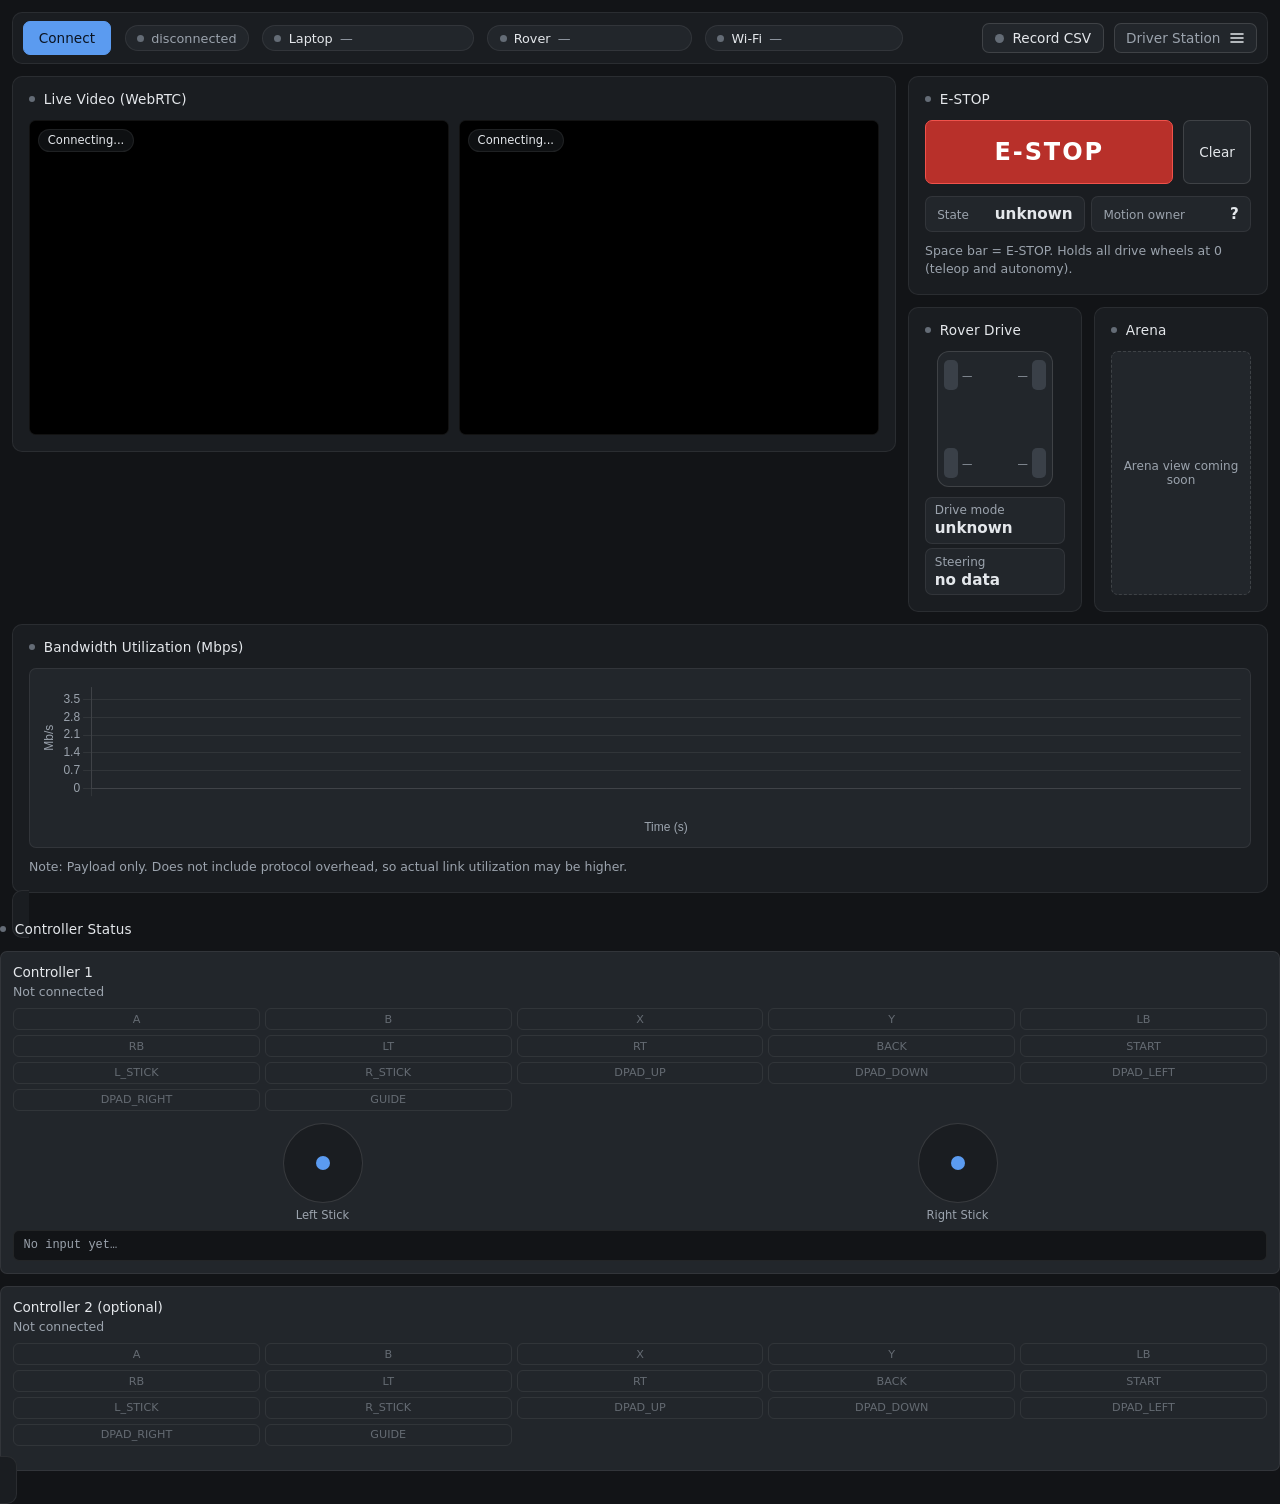
<file: Laptop-Dashboard/web/index.html>
<!doctype html>
<html lang="en">
  <head>
    <meta charset="utf-8">
    <title>Driver Station</title>
    <link rel="stylesheet" href="style.css">
  </head>
  <body>
    <connection-bar></connection-bar>

    <div class="page" data-page="driver">
      <div class="dashboard-layout">
        <section class="top-row">
          <video-panel></video-panel>
          <div class="side-stack">
            <estop-panel></estop-panel>
            <div class="mini-row">
              <rover-visual-panel></rover-visual-panel>
              <arena-panel></arena-panel>
            </div>
          </div>
        </section>

        <main class="bottom-row">
          <bandwidth-panel></bandwidth-panel>
        </main>
      </div>

      <controller-panel></controller-panel>
    </div>

    <div class="page" data-page="diagnostics" hidden>
      <section class="diag-summary">
        <div class="stat"><span class="stat-label">Drivetrain power</span><span id="drive-power">—</span></div>
        <div class="stat"><span class="stat-label">Drive bus voltage</span><span id="drive-bus-voltage">—</span></div>
        <div class="stat" title="Total rotor mechanical power ÷ total battery-side power"><span class="stat-label">Drive efficiency</span><span id="drive-efficiency">—</span></div>
        <div class="stat"><span class="stat-label">Jetson power</span><span id="jetson-power">—</span></div>
        <div class="stat"><span class="stat-label">Jetson input voltage</span><span id="jetson-input-voltage">—</span></div>
      </section>

      <section class="diag-charts">
        <power-chart source="motors"></power-chart>
        <power-chart source="efficiency"></power-chart>
        <power-chart source="jetson"></power-chart>
      </section>

      <div class="wheel-row">
        <wheel-card wheel="fl" label="Front Left"></wheel-card>
        <wheel-card wheel="fr" label="Front Right"></wheel-card>
        <wheel-card wheel="rl" label="Rear Left"></wheel-card>
        <wheel-card wheel="rr" label="Rear Right"></wheel-card>
      </div>

      <div class="faults-panel">
        <h3>Kraken Fault Lookup</h3>
        <table class="fault-table">
          <thead>
            <tr>
              <th>Motor</th>
              <th>Fault</th>
              <th>Status</th>
            </tr>
          </thead>
          <tbody id="fault_table_body"></tbody>
        </table>
      </div>
    </div>

    <script src="components/chart.js"></script>
    <script type="module" src="main.js"></script>
  </body>
</html>
</file>
<file: Laptop-Dashboard/web/style.css>
/* ------------------------------------------------------------
   Theme tokens
   Follows high-performance HMI conventions (ISA-101):
   neutral gray base, off-white text, and color reserved for
   meaning -- blue = interactive, green = healthy link/state,
   amber = caution, red = alarm. Normal values stay neutral.
   ------------------------------------------------------------ */
:root {
  --bg: #121417;

  --surface: #1a1d21;                  /* cards */
  --surface-2: #22262b;                /* inset tiles, buttons */
  --surface-3: #2b3036;                /* hover */
  --border: rgba(255, 255, 255, 0.07);
  --border-strong: rgba(255, 255, 255, 0.13);

  --text: #e4e7eb;
  --text-muted: #9ba3ad;
  --text-faint: #646c76;

  --accent: #5b9bf0;
  --accent-bright: #7fb2f5;
  --accent-dim: rgba(91, 155, 240, 0.16);
  --ok: #4fbf7f;
  --warn: #f0b03f;
  --danger: #f0524b;
  --idle: #3a4048;

  --radius: 10px;
  --radius-sm: 7px;
}

* { box-sizing: border-box; }

body {
  margin: 0;
  font-family: "Inter", "Manrope", system-ui, -apple-system, BlinkMacSystemFont, "Segoe UI", sans-serif;
  font-size: 14px;
  color: var(--text);
  background: var(--bg);
}

strong { font-weight: 600; }

/* ------------------------------------------------------------
   Layout
   ------------------------------------------------------------ */
.dashboard-layout { display:grid; grid-template-rows: auto auto; }
/* Videos take their native width (shrinking only if the screen is too narrow);
   the side stack gets the rest. */
.top-row {
  display: grid;
  gap: 0.75rem;
  padding: 0.75rem 0.75rem 0;
  grid-template-columns: minmax(0, max-content) minmax(360px, 1fr);
  align-items: start;
}
.side-stack { display: flex; flex-direction: column; gap: 0.75rem; min-width: 0; }
.mini-row { display: grid; grid-template-columns: 1fr 1fr; gap: 0.75rem; }
.mini-row > * { display: flex; flex-direction: column; min-width: 0; }

/* Compact label-over-value tiles in the small cards */
.mini-row .stat { flex-direction: column; align-items: flex-start; gap: 0.1rem; padding: 0.35rem 0.55rem; }
.mini-row .stat-list { gap: 0.3rem; }
estop-panel .stat-list { display: grid; grid-template-columns: 1fr 1fr; }
.bottom-row { display:grid; gap:0.75rem; padding:0.75rem; grid-template-columns: repeat(auto-fit, minmax(320px, 1fr)); }

/* ------------------------------------------------------------
   Cards / panels
   ------------------------------------------------------------ */
.card,
.panel,
.faults-panel {
  background: var(--surface);
  border: 1px solid var(--border);
  border-radius: var(--radius);
  padding: 0.85rem 1rem 1rem;
}

.panel,
.faults-panel { margin: 0 0.75rem 0.75rem; }

/* Card titles: small, quiet label with a lime marker */
.card h3,
.panel h2,
.faults-panel h3 {
  display: flex;
  align-items: center;
  gap: 0.55rem;
  margin: 0 0 0.85rem;
  font-size: 0.85rem;
  font-weight: 500;
  letter-spacing: 0.01em;
  color: var(--text);
}

.card h3::before,
.panel h2::before,
.faults-panel h3::before,
.wheel-card h3::before {
  content: "";
  flex: none;
  width: 6px;
  height: 6px;
  border-radius: 50%;
  background: var(--text-faint);
}

.note,
.hint {
  color: var(--text-muted);
  font-size: 0.78rem;
  line-height: 1.45;
  margin: 0.6rem 0 0;
}

/* Label / value tiles, like the "Data Overview" rows */
.stat-list {
  display: flex;
  flex-direction: column;
  gap: 0.4rem;
}

.stat {
  display: flex;
  align-items: baseline;
  justify-content: space-between;
  gap: 0.75rem;
  padding: 0.5rem 0.7rem;
  background: var(--surface-2);
  border: 1px solid var(--border);
  border-radius: var(--radius-sm);
}

.stat-label {
  font-size: 0.75rem;
  color: var(--text-muted);
  white-space: nowrap;
}

.stat > span:not(.stat-label),
.stat > strong {
  font-size: 0.95rem;
  font-weight: 600;
  color: var(--text);
  font-variant-numeric: tabular-nums;
  text-align: right;
}

/* ------------------------------------------------------------
   Connection bar
   ------------------------------------------------------------ */
.bar {
  display: flex;
  flex-wrap: wrap;   /* narrow windows: record/menu buttons drop to a second line */
  gap: 0.85rem;
  align-items: center;
  margin: 0.75rem 0.75rem 0;
  padding: 0.5rem 0.6rem;
  background: var(--surface);
  border: 1px solid var(--border);
  border-radius: var(--radius);
}

/* Status pills; data-state = off | ok | warn | bad */
.pill {
  display: inline-flex;
  align-items: center;
  gap: 0.45rem;
  padding: 0.3rem 0.7rem;
  font-size: 0.8rem;
  white-space: nowrap;
  color: var(--text-muted);
  background: var(--surface-2);
  border: 1px solid var(--border);
  border-radius: 999px;
}

.pill::before {
  content: "";
  flex: none;
  width: 7px;
  height: 7px;
  border-radius: 50%;
  background: var(--text-faint);
}

.pill[data-state="ok"]::before { background: var(--ok); }
.pill[data-state="warn"]::before { background: var(--warn); }
.pill[data-state="bad"] { color: var(--danger); border-color: rgba(240, 82, 75, 0.5); }
.pill[data-state="bad"]::before { background: var(--danger); }

#connStatus[data-state="ok"] { color: var(--text); border-color: rgba(79, 191, 127, 0.4); }

/* Heartbeat link monitors */
.link-name { font-weight: 500; color: var(--text); }
.pill[data-state="bad"] .link-name { color: inherit; }
.link-detail { min-width: 9.5em; font-variant-numeric: tabular-nums; }

/* Connection bar alerts (non-blocking replacement for window.alert) */
#alertMsg { margin-left: auto; font-size: 0.85rem; padding-right: 0.4rem; }
.alert-info { color: var(--accent-bright); }
.alert-warn { color: var(--warn); }
.alert-error { color: var(--danger); font-weight: 600; }

/* ------------------------------------------------------------
   Page menu (hamburger, right end of the connection bar)
   ------------------------------------------------------------ */
page-menu { position: relative; flex: none; }

.menu-button {
  display: inline-flex;
  align-items: center;
  gap: 0.55rem;
  padding: 0.4rem 0.7rem;
}
.menu-current { color: var(--text-muted); }
.menu-icon { display: block; }

.menu-list {
  position: absolute;
  top: calc(100% + 6px);
  right: 0;
  z-index: 20;
  display: flex;
  flex-direction: column;
  min-width: 180px;
  padding: 0.3rem;
  background: var(--surface-2);
  border: 1px solid var(--border-strong);
  border-radius: var(--radius-sm);
  box-shadow: 0 8px 24px rgba(0, 0, 0, 0.45);
}
.menu-list[hidden] { display: none; }

.menu-list a {
  padding: 0.5rem 0.7rem;
  font-size: 0.85rem;
  color: var(--text);
  text-decoration: none;
  border-radius: 5px;
}
.menu-list a:hover { background: var(--surface-3); }
.menu-list a:focus-visible { outline: none; box-shadow: 0 0 0 1px var(--accent); }
.menu-list a[aria-current="page"] { color: var(--accent-bright); background: var(--accent-dim); }

/* ------------------------------------------------------------
   CSV record button (connection bar)
   ------------------------------------------------------------ */
record-button { flex: none; }

/* Record + page menu stay together at the right, even when the bar wraps */
.bar-actions { display: flex; align-items: center; gap: 0.6rem; margin-left: auto; }

.rec-button {
  display: inline-flex;
  align-items: center;
  gap: 0.5rem;
  padding: 0.4rem 0.75rem;
  font-variant-numeric: tabular-nums;
}

.rec-dot {
  width: 9px;
  height: 9px;
  border-radius: 50%;
  background: var(--text-faint);
}

.rec-button[data-state="recording"] {
  color: var(--text);
  border-color: rgba(240, 82, 75, 0.6);
  background: rgba(240, 82, 75, 0.12);
}
.rec-button[data-state="recording"] .rec-dot {
  background: var(--danger);
  animation: rec-pulse 1.2s ease-in-out infinite;
}

@keyframes rec-pulse { 50% { opacity: 0.35; } }

/* ------------------------------------------------------------
   Diagnostics page
   ------------------------------------------------------------ */
.diag-summary {
  display: grid;
  grid-template-columns: repeat(5, 1fr);
  gap: 0.75rem;
  padding: 0.75rem;
}

.diag-charts {
  display: grid;
  grid-template-columns: repeat(3, minmax(0, 1fr));
  gap: 0.75rem;
  padding: 0 0.75rem 0.75rem;
}

.power-chart-wrap {
  position: relative;
  height: 240px;
  padding: 0.5rem;
  background: var(--surface-2);
  border: 1px solid var(--border);
  border-radius: var(--radius-sm);
}

@media (max-width: 1300px) {
  .diag-summary { grid-template-columns: repeat(3, 1fr); }
  .diag-charts { grid-template-columns: repeat(2, minmax(0, 1fr)); }
}

@media (max-width: 900px) {
  .diag-summary { grid-template-columns: repeat(2, 1fr); }
  .diag-charts { grid-template-columns: 1fr; }
  .wheel-row { grid-template-columns: repeat(2, 1fr); }
}

/* ------------------------------------------------------------
   Controls
   ------------------------------------------------------------ */
button {
  padding: 0.5rem 0.95rem;
  font: inherit;
  font-size: 0.85rem;
  font-weight: 500;
  color: var(--text);
  background: var(--surface-2);
  border: 1px solid var(--border-strong);
  border-radius: var(--radius-sm);
  cursor: pointer;
  transition: background 120ms ease, border-color 120ms ease, box-shadow 120ms ease;
}

button:hover { background: var(--surface-3); border-color: rgba(255, 255, 255, 0.18); }
button:active { transform: translateY(1px); }
button:focus-visible { outline: none; box-shadow: 0 0 0 2px var(--accent-dim), 0 0 0 1px var(--accent); }

#btnConnect {
  color: #0b1422;
  background: var(--accent);
  border-color: var(--accent);
}
#btnConnect:hover { background: var(--accent-bright); border-color: var(--accent-bright); }

button.danger {
  color: #fff;
  background: #b8302a;
  border-color: var(--danger);
  font-weight: 700;
  letter-spacing: 0.04em;
}
.estop-actions {
  display: flex;
  gap: 0.6rem;
  margin-bottom: 0.75rem;
}

#btnEstop {
  flex: 1;
  min-height: 64px;
  font-size: 1.5rem;
  letter-spacing: 0.08em;
}

button.danger:hover { background: #cc3a33; border-color: #f57570; }

/* E-stop state */
.estop-latched { color: var(--danger); }
.estop-clear { color: var(--ok); }
.estop-unknown { color: var(--text-faint); }

/* ------------------------------------------------------------
   Video
   ------------------------------------------------------------ */
video { width:100%; max-height:360px; background:#000; border-radius:var(--radius-sm); }

.video-grid { display: flex; gap: 0.6rem; width: 100%; }

/* Pi cams stream 640x480 (teleop_cam_pkg PiCamVision defaults). Frames show
   at that native size, shrinking only so the full frame fits in the viewport
   under the connection bar and card header (~160px). */
.video-frame {
  position: relative;
  flex: 0 1 auto;
  min-width: 0;
  width: min(640px, calc((100vh - 160px) * 4 / 3));
  aspect-ratio: 4 / 3;
  background: #000;
  border: 1px solid var(--border);
  border-radius: var(--radius-sm);
  overflow: hidden;
}

.video-frame video {
  width: 100%;
  height: 100%;
  max-height: none;
  object-fit: contain;
  border-radius: 0;
}

.video-stats {
  position: absolute;
  top: 8px;
  left: 8px;
  padding: 0.2rem 0.55rem;
  font-size: 0.72rem;
  font-variant-numeric: tabular-nums;
  color: var(--text);
  background: rgba(18, 20, 23, 0.8);
  border: 1px solid var(--border);
  border-radius: 999px;
}

/* ------------------------------------------------------------
   Arena
   ------------------------------------------------------------ */
.arena-container {
  display: flex;
  flex: 1;
}

.arena-placeholder {
  flex: 1;
  display: flex;
  align-items: center;
  justify-content: center;
  min-height: 120px;
  font-size: 0.75rem;
  text-align: center;
  color: var(--text-muted);
  border: 1px dashed var(--border-strong);
  border-radius: var(--radius-sm);
  background: var(--surface-2);
}

/* ------------------------------------------------------------
   Bandwidth chart
   ------------------------------------------------------------ */
.bandwidth-chart-wrap {
  position: relative;
  height: 180px;
  padding: 0.5rem;
  background: var(--surface-2);
  border: 1px solid var(--border);
  border-radius: var(--radius-sm);
}

/* ------------------------------------------------------------
   Controller panel
   ------------------------------------------------------------ */
#controller-slots {
  display: flex;
  flex-direction: column;
  gap: 0.75rem;
}

.controller-slot {
  padding: 0.75rem;
  background: var(--surface-2);
  border: 1px solid var(--border);
  border-radius: var(--radius-sm);
}

.controller-slot.connected { border-color: rgba(79, 191, 127, 0.4); }

.controller-slot h3 {
  margin: 0 0 0.25rem;
  font-size: 0.85rem;
  font-weight: 500;
}

.controller-slot .status {
  margin: 0 0 0.6rem;
  font-size: 0.78rem;
  color: var(--text-muted);
}

.controller-slot.connected .status { color: var(--ok); }

.buttons-grid {
  display: grid;
  grid-template-columns: repeat(5, minmax(50px, 1fr));
  gap: 0.3rem;
  margin-bottom: 0.75rem;
}

.button-indicator {
  font-size: 0.7rem;
  padding: 0.22rem 0.3rem;
  text-align: center;
  white-space: nowrap;
  color: var(--text-muted);
  border: 1px solid var(--border-strong);
  border-radius: 6px;
  opacity: 0.55;
  transition: all 80ms ease-out;
}

.button-indicator.pressed {
  opacity: 1;
  color: var(--accent-bright);
  border-color: var(--accent);
  background: var(--accent-dim);
}

.sticks-row {
  display: flex;
  justify-content: space-between;
  gap: 1rem;
  margin-bottom: 0.5rem;
}

.stick-visual {
  flex: 1;
  display: flex;
  flex-direction: column;
  align-items: center;
}

.stick-origin {
  position: relative;
  display: flex;
  align-items: center;
  justify-content: center;
  width: 80px;
  height: 80px;
  border-radius: 50%;
  border: 1px solid var(--border-strong);
  background: var(--surface);
}

.stick-dot {
  position: absolute;
  width: 14px;
  height: 14px;
  border-radius: 50%;
  background: var(--accent);
  transform: translate(0, 0);
}

.stick-label {
  margin-top: 0.35rem;
  font-size: 0.72rem;
  color: var(--text-muted);
}

.pressed-display {
  max-height: 3.5rem;
  margin: 0;
  padding: 0.45rem 0.6rem;
  overflow: hidden;
  font-size: 0.75rem;
  color: var(--text-muted);
  background: var(--bg);
  border: 1px solid var(--border);
  border-radius: 6px;
}

/* ------------------------------------------------------------
   Rover visualization
   ------------------------------------------------------------ */
.rover-body {
  position: relative;
  width: 116px;
  height: 136px;
  margin: 0 auto 0.6rem;
  border-radius: 12px;
  border: 1px solid var(--border-strong);
  background: var(--surface-2);
}

.wheel-slot {
  position: absolute;
  display: flex;
  align-items: center;
  gap: 4px;
}

.wheel-slot.fl { top: 8px; left: 6px; }
.wheel-slot.fr { top: 8px; right: 6px; flex-direction: row-reverse; }
.wheel-slot.rl { bottom: 8px; left: 6px; }
.wheel-slot.rr { bottom: 8px; right: 6px; flex-direction: row-reverse; }

/* --speed (0..1) is set from measured wheel RPS */
.wheel {
  --speed: 0;
  width: 14px;
  height: 30px;
  border-radius: 5px;
  background: color-mix(in srgb, var(--accent) calc(var(--speed) * 100%), var(--idle));
  transform-origin: center center;
  transition: transform 80ms linear, background 80ms linear;
}

.wheel.reverse {
  background: color-mix(in srgb, var(--warn) calc(var(--speed) * 100%), var(--idle));
}

.wheel-rps {
  font-size: 0.65rem;
  color: var(--text-muted);
  font-variant-numeric: tabular-nums;
}

#drive-mode-value { color: var(--text); }

/* ------------------------------------------------------------
   Wheel telemetry row
   ------------------------------------------------------------ */
.wheel-row {
  display: grid;
  grid-template-columns: repeat(4, 1fr);
  gap: 0.75rem;
  padding: 0 0.75rem 0.75rem;
}

.wheel-card {
  background: var(--surface);
  border: 1px solid var(--border);
  border-radius: var(--radius);
  padding: 0.85rem 1rem 1rem;
}

.wheel-card h3 {
  display: flex;
  align-items: center;
  gap: 0.5rem;
  margin: 0 0 0.75rem;
  font-size: 0.85rem;
  font-weight: 500;
}

/* ------------------------------------------------------------
   Fault table
   ------------------------------------------------------------ */
.fault-table {
  width: 100%;
  border-collapse: separate;
  border-spacing: 0;
  font-size: 0.8rem;
  font-variant-numeric: tabular-nums;
  border: 1px solid var(--border);
  border-radius: var(--radius-sm);
  overflow: hidden;
}

.fault-table th {
  padding: 0.5rem 0.75rem;
  font-size: 0.72rem;
  font-weight: 500;
  text-align: left;
  color: var(--text-muted);
  background: var(--surface-2);
  border-bottom: 1px solid var(--border-strong);
}

.fault-table td {
  padding: 0.4rem 0.75rem;
  text-align: left;
  border-bottom: 1px solid var(--border);
}

.fault-table tbody tr:last-child td { border-bottom: none; }
.fault-table tbody tr:hover td { background: rgba(255, 255, 255, 0.02); }

.fault-ok { color: var(--text-muted); }
.fault-active { color: var(--danger); font-weight: 600; }
.fault-disconnected { color: var(--warn); font-weight: 600; }
.fault-unknown { color: var(--text-faint); }
</file>
